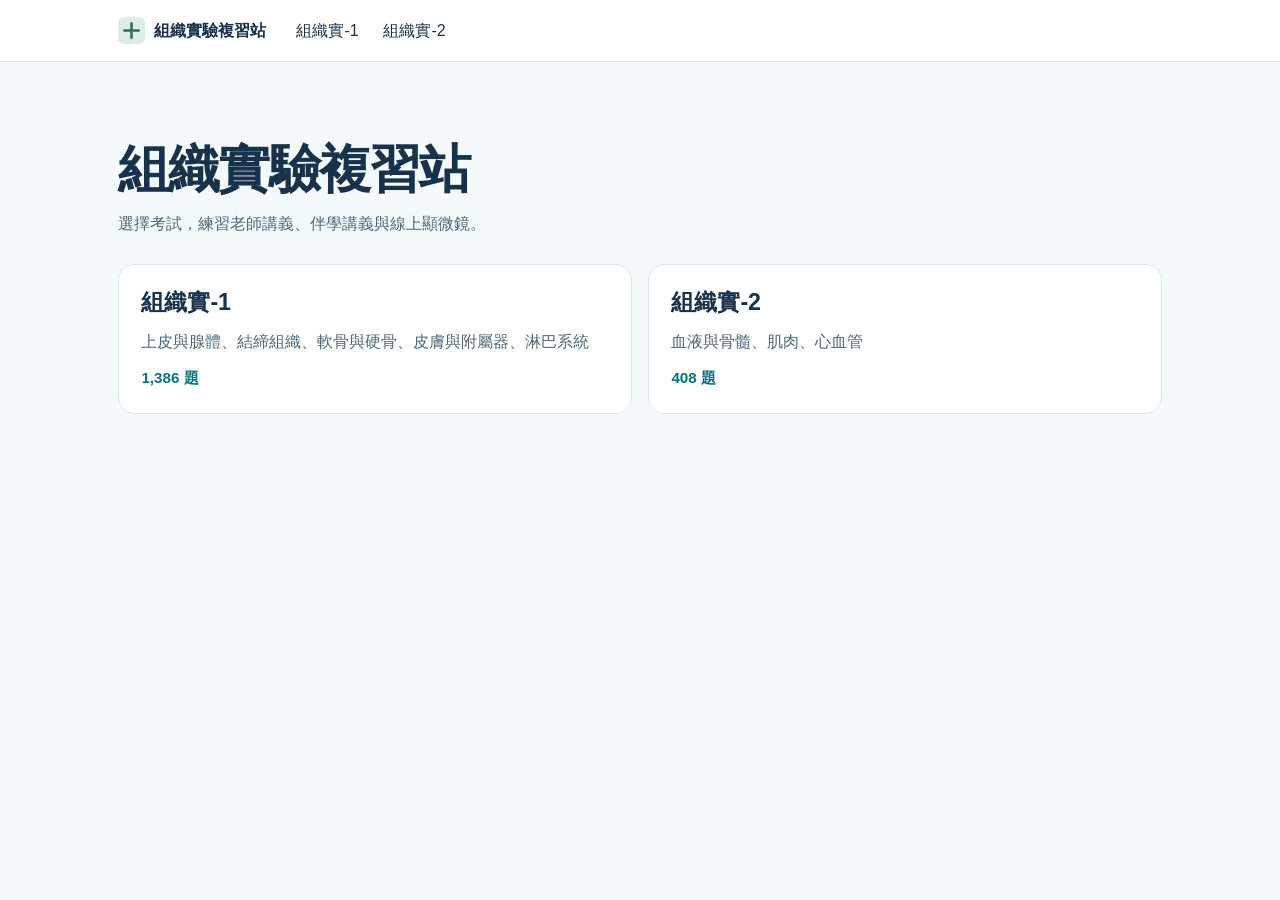
<file: index.html>
<!doctype html>
<html lang="zh-Hant">
<head>
  <meta charset="utf-8">
  <meta name="viewport" content="width=device-width, initial-scale=1">
  <meta name="theme-color" content="#087d8a">
  <meta name="description" content="陽明組織學實驗複習站。依考試練習老師講義、伴學講義與線上顯微鏡。">
  <link rel="icon" href="./favicon.svg" type="image/svg+xml">
  <title>組織實驗複習站</title>
  <style>
    :root {
      color-scheme: light;
      font: 16px/1.6 -apple-system, BlinkMacSystemFont, "Segoe UI", sans-serif;
      --ink: #18324b;
      --muted: #4e687a;
      --accent: #08717d;
      --line: #dce8ee;
      --soft: #eaf7fa;
      background: #f4f9fb;
      color: var(--ink);
    }
    * { box-sizing: border-box; }
    body { margin: 0; height: 100vh; height: 100dvh; display: flex; flex-direction: column; }
    a { color: inherit; }
    [hidden] { display: none !important; }
    :focus-visible { outline: 3px solid var(--accent); outline-offset: 3px; }
    header { background: #fff; border-bottom: 1px solid var(--line); }
    .bar {
      width: min(100%, 1100px);
      margin-inline: auto;
      padding: .8rem clamp(1rem, 4vw, 1.75rem);
      display: flex; align-items: center; flex-wrap: wrap; gap: .5rem 1.25rem;
    }
    .brand { display: inline-flex; align-items: center; gap: .55rem; font-weight: 750; text-decoration: none; }
    .brand img { width: 1.7rem; height: 1.7rem; }
    nav { display: flex; flex-wrap: wrap; gap: .25rem; }
    nav a { padding: .3rem .65rem; border-radius: .5rem; text-decoration: none; }
    nav a:hover, nav a[aria-current] { background: var(--soft); color: var(--accent); }
    main { display: flex; flex: 1; min-height: 0; }
    .home { width: 100%; overflow: auto; }
    .home-inner { max-width: 1100px; margin: auto; padding: clamp(2rem, 7vw, 4.75rem) clamp(1rem, 4vw, 1.75rem); }
    h1 { margin: 0; font-size: clamp(2rem, 6vw, 3.25rem); line-height: 1.2; letter-spacing: -.035em; }
    .intro { margin: .65rem 0 1.75rem; color: var(--muted); }
    .cards { display: grid; grid-template-columns: repeat(auto-fit, minmax(min(100%, 20rem), 1fr)); gap: 1rem; }
    .card {
      padding: 1.4rem; background: #fff; border: 1px solid var(--line);
      border-radius: 1rem; display: grid; gap: .75rem; align-content: start; text-decoration: none;
    }
    .card:hover { border-color: var(--accent); }
    .card h2 { margin: 0; line-height: 1.25; font-size: 1.45rem; }
    .card p { margin: 0; color: var(--muted); }
    .question-count { width: fit-content; color: var(--accent); font-size: .95rem; font-weight: 700; }
    .practice { width: 100%; height: 100%; }
    iframe { display: block; width: 100%; height: 100%; border: 0; }
  </style>
</head>
<body>
  <header>
    <div class="bar">
      <a class="brand" href="#/"><img src="./favicon.svg" alt="">組織實驗複習站</a>
      <nav id="exams" aria-label="組織實驗考試"></nav>
    </div>
  </header>
  <main>
    <section class="home" id="home" aria-labelledby="home-title">
      <div class="home-inner">
        <h1 id="home-title">組織實驗複習站</h1>
        <p class="intro">選擇考試，練習老師講義、伴學講義與線上顯微鏡。</p>
        <div class="cards" id="cards"></div>
        <noscript><p>請啟用 JavaScript 以切換題庫。</p></noscript>
      </div>
    </section>
    <div class="practice" id="practice" hidden></div>
  </main>
  <script type="module">
    // Add an entry here when another lab's practice page is ready.
    const exams = [
      {
        id: '1', title: '組織實-1', page: '../histology-lab-1/',
        topics: '上皮與腺體、結締組織、軟骨與硬骨、皮膚與附屬器、淋巴系統',
        questions: 1386,
      },
      {
        id: '2', title: '組織實-2', page: './practice.html',
        topics: '血液與骨髓、肌肉、心血管',
        questions: 408,
      },
    ];
    const sections = new Set(['teacher', 'companion', 'microscope']);
    const byId = new Map(exams.map(exam => [exam.id, exam]));
    const nav = document.getElementById('exams');
    const cards = document.getElementById('cards');
    const home = document.getElementById('home');
    const practice = document.getElementById('practice');
    const frames = new Map();

    for (const exam of exams) {
      const link = document.createElement('a');
      link.href = '#/' + exam.id;
      link.dataset.exam = exam.id;
      link.textContent = exam.title;
      nav.append(link);

      const card = link.cloneNode();
      card.className = 'card';
      const title = document.createElement('h2');
      title.textContent = exam.title;
      const topics = document.createElement('p');
      topics.textContent = exam.topics;
      const count = document.createElement('span');
      count.className = 'question-count';
      count.textContent = exam.questions.toLocaleString('zh-TW') + ' 題';
      card.replaceChildren(title, topics, count);
      cards.append(card);
    }

    function readRoute() {
      const [first, second] = location.hash.replace(/^#\/?/, '').split('/');
      if (sections.has(first)) return { id: '2', section: first };
      const id = first.replace(/^histology-lab-/, '');
      return { id: byId.has(id) ? id : '', section: sections.has(second) ? second : '' };
    }

    function showExam(exam, section) {
      let frame = frames.get(exam.id);
      if (!frame) {
        frame = document.createElement('iframe');
        frame.id = 'exam-' + exam.id;
        frame.title = exam.title;
        frame.addEventListener('load', () => {
          const page = frame.contentDocument;
          if (!page?.head || !page.querySelector('#root')) return;
          const style = page.createElement('style');
          style.textContent = '.site-header, .site-footer { display: none !important; }';
          page.head.append(style);
        });
        frame.src = exam.page + '#/' + (section || 'teacher');
        frames.set(exam.id, frame);
        practice.append(frame);
      } else if (section && frame.contentWindow.location.hash !== '#/' + section) {
        frame.contentWindow.location.replace('#/' + section);
      }
      return frame;
    }

    function render() {
      const { id, section } = readRoute();
      const exam = byId.get(id);
      home.hidden = Boolean(exam);
      practice.hidden = !exam;
      const current = exam ? showExam(exam, section) : null;
      for (const frame of frames.values()) frame.hidden = frame !== current;
      for (const link of nav.children) {
        if (link.dataset.exam === id) link.setAttribute('aria-current', 'page');
        else link.removeAttribute('aria-current');
      }
      document.title = exam ? exam.title + '｜組織實驗複習站' : '組織實驗複習站';
    }

    window.addEventListener('hashchange', render);
    render();
  </script>
</body>
</html>
</file>
